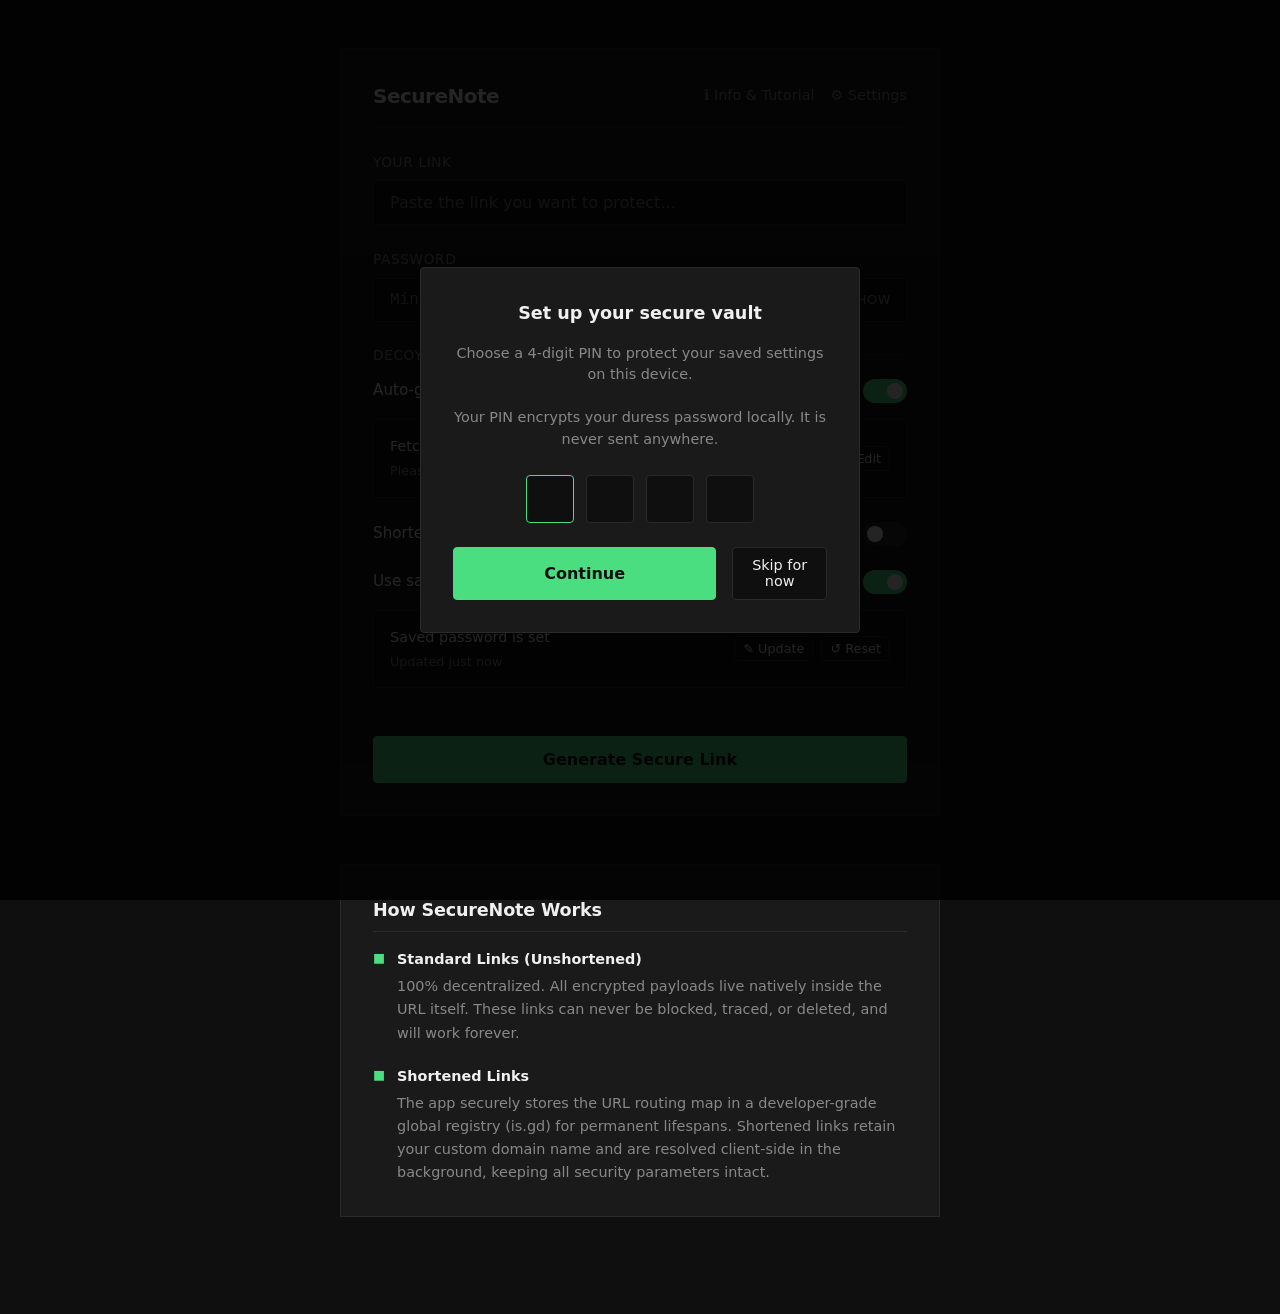
<file: index.html>
<!DOCTYPE html>
<html lang="en">
<head>
  <meta charset="UTF-8">
  <meta name="viewport" content="width=device-width, initial-scale=1.0">
  <title>SecureNote — Private link sharing</title>
  <link rel="stylesheet" href="./styles/main.css">
</head>
<body>
  <div class="app-container">
    <header>
      <h1>SecureNote</h1>
      <div style="display: flex; gap: 1rem;">
        <a href="./about/" class="nav-btn">ℹ Info & Tutorial</a>
        <a href="./settings/" class="nav-btn" id="settings-nav-btn">⚙ Settings</a>
      </div>
    </header>

    <main>
      <!-- Real URL Inputs -->
      <div class="form-group">
        <label for="real-url">Your link</label>
        <div class="input-wrapper">
          <input type="text" id="real-url" placeholder="Paste the link you want to protect..." autocomplete="off" autocorrect="off" spellcheck="false">
        </div>
        <div class="error-message" id="real-url-error">Please enter a valid HTTP/HTTPS URL.</div>
      </div>

      <!-- Real Password Inputs -->
      <div class="form-group">
        <label for="real-password">Password</label>
        <div class="input-wrapper">
          <input type="password" id="real-password" placeholder="Minimum 8 characters" class="mono" autocomplete="off" autocorrect="off" spellcheck="false">
          <button type="button" class="show-password-btn" id="toggle-real-password">Show</button>
        </div>
        <div class="error-message" id="real-password-error">Password must be at least 8 characters.</div>
      </div>

      <!-- Decoy Settings Section -->
      <div class="section-divider">
        <span class="section-title">Decoy settings</span>
      </div>

      <div class="toggle-group">
        <span class="toggle-label">Auto-generate decoy</span>
        <label class="switch">
          <input type="checkbox" id="toggle-auto-decoy" checked>
          <span class="slider"></span>
        </label>
      </div>

      <!-- Decoy Info Box (Auto ON) -->
      <div class="info-box" id="auto-decoy-container">
        <div class="info-box-content">
          <span class="info-box-title" id="auto-decoy-title">Fetching decoy...</span>
          <span class="info-box-subtitle" id="auto-decoy-url">Please wait</span>
        </div>
        <div class="info-box-actions">
          <button type="button" class="btn btn-small" id="regenerate-decoy-btn">🔄 Regenerate</button>
          <button type="button" class="btn btn-small" id="edit-decoy-btn">✎ Edit</button>
        </div>
      </div>

      <!-- Manual Decoy Inputs (Auto OFF) -->
      <div class="form-group" id="manual-decoy-container" style="display: none;">
        <label for="decoy-url">Decoy URL</label>
        <div class="input-wrapper" style="margin-bottom: 0.75rem;">
          <input type="text" id="decoy-url" placeholder="https://example.com/decoy" autocomplete="off" autocorrect="off" spellcheck="false">
        </div>
        <div class="error-message" id="decoy-url-error">Please enter a valid HTTP/HTTPS URL.</div>

        <label for="saved-decoy-select" style="margin-top: 0.75rem;">Or select from saved</label>
        <div class="input-wrapper">
          <select id="saved-decoy-select">
            <option value="">-- No saved decoy selected --</option>
          </select>
        </div>
      </div>

      <!-- Shorten Link Toggle -->
      <div class="toggle-group" style="margin-top: 1.5rem;">
        <span class="toggle-label">Shorten link</span>
        <label class="switch">
          <input type="checkbox" id="toggle-shorten">
          <span class="slider"></span>
        </label>
      </div>

      <!-- Duress Password Section -->
      <div class="toggle-group" style="margin-top: 1.5rem;">
        <span class="toggle-label">Use saved duress password</span>
        <label class="switch">
          <input type="checkbox" id="toggle-auto-duress" checked>
          <span class="slider"></span>
        </label>
      </div>

      <!-- Saved Duress status (Auto ON) -->
      <div class="info-box" id="auto-duress-container">
        <div class="info-box-content">
          <span class="info-box-title" id="duress-status-title">Saved password is set</span>
          <span class="info-box-subtitle" id="duress-status-updated">Updated just now</span>
        </div>
        <div class="info-box-actions">
          <button type="button" class="btn btn-small" id="update-duress-btn">✎ Update</button>
          <button type="button" class="btn btn-small" id="reset-duress-btn">↺ Reset</button>
        </div>
      </div>

      <!-- Inline Duress Password Form (Hidden by default, shown on Update click) -->
      <div class="inline-form" id="update-duress-form" style="display: none;">
        <h3>Update Duress Password</h3>
        
        <div class="form-group" id="pin-confirm-group" style="display: none;">
          <label for="confirm-vault-pin">Confirm Vault PIN</label>
          <div class="input-wrapper">
            <input type="password" id="confirm-vault-pin" placeholder="Enter PIN" class="mono" maxlength="4" autocomplete="off" autocorrect="off" spellcheck="false">
          </div>
          <div class="error-message" id="confirm-vault-pin-error">Incorrect PIN.</div>
        </div>

        <div class="form-group">
          <label for="new-duress-password">New Duress Password</label>
          <div class="input-wrapper">
            <input type="password" id="new-duress-password" placeholder="Enter new duress password" class="mono" autocomplete="off" autocorrect="off" spellcheck="false">
          </div>
          <div class="error-message" id="new-duress-password-error">Please enter a password.</div>
        </div>

        <div class="form-group">
          <label for="confirm-duress-password">Confirm Duress Password</label>
          <div class="input-wrapper">
            <input type="password" id="confirm-duress-password" placeholder="Confirm new duress password" class="mono" autocomplete="off" autocorrect="off" spellcheck="false">
          </div>
          <div class="error-message" id="confirm-duress-password-error">Passwords do not match.</div>
        </div>

        <div class="inline-form-actions">
          <button type="button" class="btn btn-small btn-primary" id="save-duress-btn">Save</button>
          <button type="button" class="btn btn-small" id="cancel-duress-btn">Cancel</button>
        </div>
      </div>

      <!-- One-time Duress Password Inputs (Auto OFF) -->
      <div class="form-group" id="manual-duress-container" style="display: none;">
        <label for="one-time-duress">One-time duress password</label>
        <div class="input-wrapper">
          <input type="password" id="one-time-duress" placeholder="Enter custom duress password" class="mono" autocomplete="off" autocorrect="off" spellcheck="false">
          <button type="button" class="show-password-btn" id="toggle-one-time-duress">Show</button>
        </div>
        <div class="error-message" id="one-time-duress-error">Please enter a password different from real password.</div>
      </div>

      <!-- Generate Action Button -->
      <button type="button" class="btn btn-primary" id="generate-btn" style="margin-top: 1.5rem;">
        Generate Secure Link
      </button>

      <!-- Output Area -->
      <div id="output-container" style="display: none;">
        <div class="output-area" id="output-link">
          <!-- Link will be generated here -->
        </div>
        <div class="output-actions">
          <button type="button" class="btn" id="copy-link-btn">📋 Copy Link</button>
          <button type="button" class="btn" id="share-link-btn">↗ Share</button>
        </div>
      </div>
    </main>
  </div>

  <!-- Educational Section -->
  <div class="app-container" style="margin-top: 1rem;">
    <h2 style="font-size: 1.1rem; font-weight: 600; margin-bottom: 1rem; border-bottom: 1px solid var(--color-border); padding-bottom: 0.5rem; letter-spacing: -0.01em;">How SecureNote Works</h2>
    <ul style="list-style: none; display: flex; flex-direction: column; gap: 1.25rem; font-size: 0.9rem; color: var(--color-muted); padding: 0;">
      <li style="position: relative; padding-left: 1.5rem; line-height: 1.6;">
        <span style="position: absolute; left: 0; color: var(--color-accent); font-size: 0.8rem;">■</span>
        <strong style="color: var(--color-text); display: block; margin-bottom: 0.25rem;">Standard Links (Unshortened)</strong>
        100% decentralized. All encrypted payloads live natively inside the URL itself. These links can never be blocked, traced, or deleted, and will work forever.
      </li>
      <li style="position: relative; padding-left: 1.5rem; line-height: 1.6;">
        <span style="position: absolute; left: 0; color: var(--color-accent); font-size: 0.8rem;">■</span>
        <strong style="color: var(--color-text); display: block; margin-bottom: 0.25rem;">Shortened Links</strong>
        The app securely stores the URL routing map in a developer-grade global registry (is.gd) for permanent lifespans. Shortened links retain your custom domain name and are resolved client-side in the background, keeping all security parameters intact.
      </li>
    </ul>
  </div>

  <!-- Vault Setup Modal -->
  <div class="modal-overlay" id="setup-modal">
    <div class="modal-content">
      <div class="modal-title">Set up your secure vault</div>
      <div class="modal-body">
        Choose a 4-digit PIN to protect your saved settings on this device.
        <br><br>
        Your PIN encrypts your duress password locally. It is never sent anywhere.
      </div>
      <div class="pin-inputs" id="setup-pin-inputs">
        <input type="password" class="pin-input" maxlength="1" pattern="[0-9]*" inputmode="numeric" autocomplete="off">
        <input type="password" class="pin-input" maxlength="1" pattern="[0-9]*" inputmode="numeric" autocomplete="off">
        <input type="password" class="pin-input" maxlength="1" pattern="[0-9]*" inputmode="numeric" autocomplete="off">
        <input type="password" class="pin-input" maxlength="1" pattern="[0-9]*" inputmode="numeric" autocomplete="off">
      </div>
      <div class="error-message" id="setup-pin-error" style="text-align: center; margin-bottom: 1rem;">Please enter a 4-digit numeric PIN.</div>
      <div class="modal-actions">
        <button type="button" class="btn btn-primary" id="setup-continue-btn">Continue</button>
        <button type="button" class="btn" id="setup-skip-btn">Skip for now</button>
      </div>
    </div>
  </div>

  <!-- Vault Unlock Modal (Triggered if vault is set up but key not initialized in memory) -->
  <div class="modal-overlay" id="unlock-modal">
    <div class="modal-content">
      <div class="modal-title">Unlock Secure Vault</div>
      <div class="modal-body">
        Enter your 4-digit PIN to access your settings.
      </div>
      <div class="pin-inputs" id="unlock-pin-inputs">
        <input type="password" class="pin-input" maxlength="1" pattern="[0-9]*" inputmode="numeric" autocomplete="off">
        <input type="password" class="pin-input" maxlength="1" pattern="[0-9]*" inputmode="numeric" autocomplete="off">
        <input type="password" class="pin-input" maxlength="1" pattern="[0-9]*" inputmode="numeric" autocomplete="off">
        <input type="password" class="pin-input" maxlength="1" pattern="[0-9]*" inputmode="numeric" autocomplete="off">
      </div>
      <div class="error-message" id="unlock-pin-error" style="text-align: center; margin-bottom: 1rem;">Incorrect PIN. Please try again.</div>
      <div class="modal-actions">
        <button type="button" class="btn btn-primary" id="unlock-submit-btn">Unlock</button>
      </div>
    </div>
  </div>

  <script type="module" src="./src/generator.js"></script>
</body>
</html>
</file>
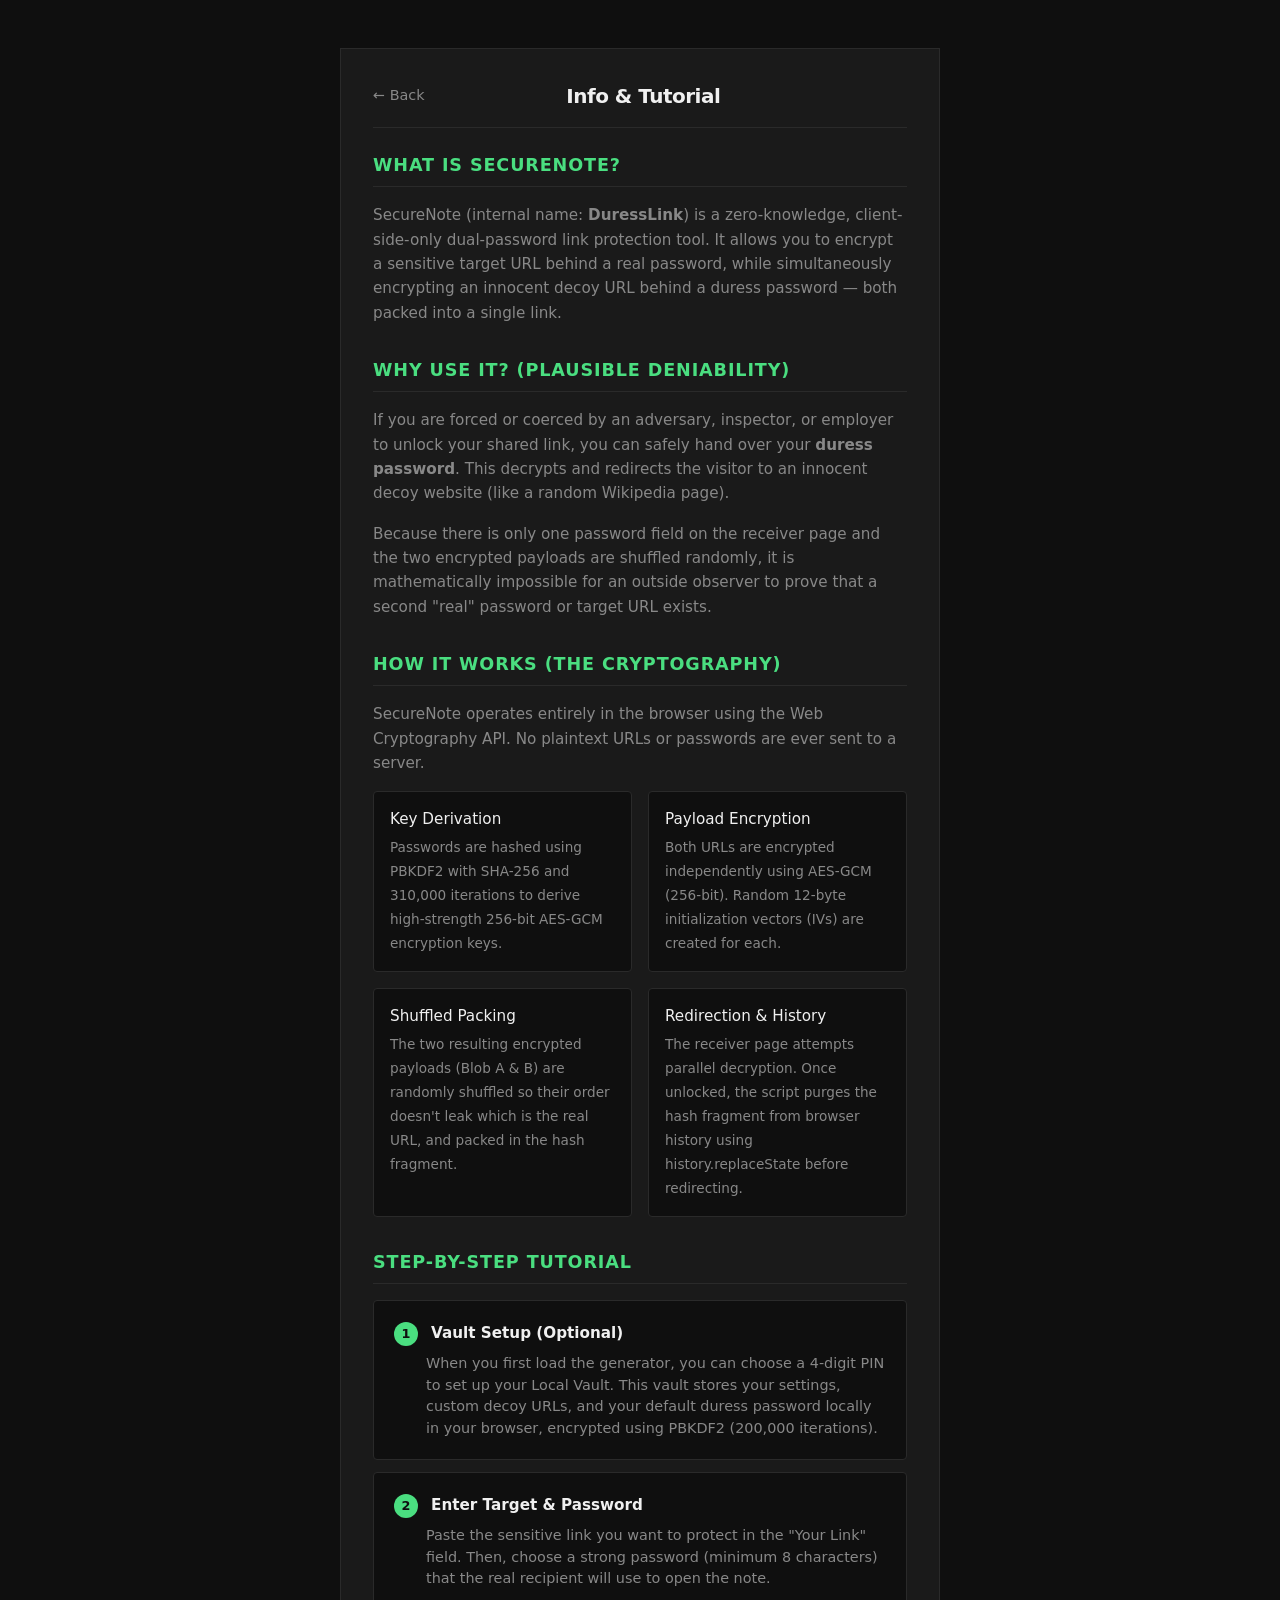
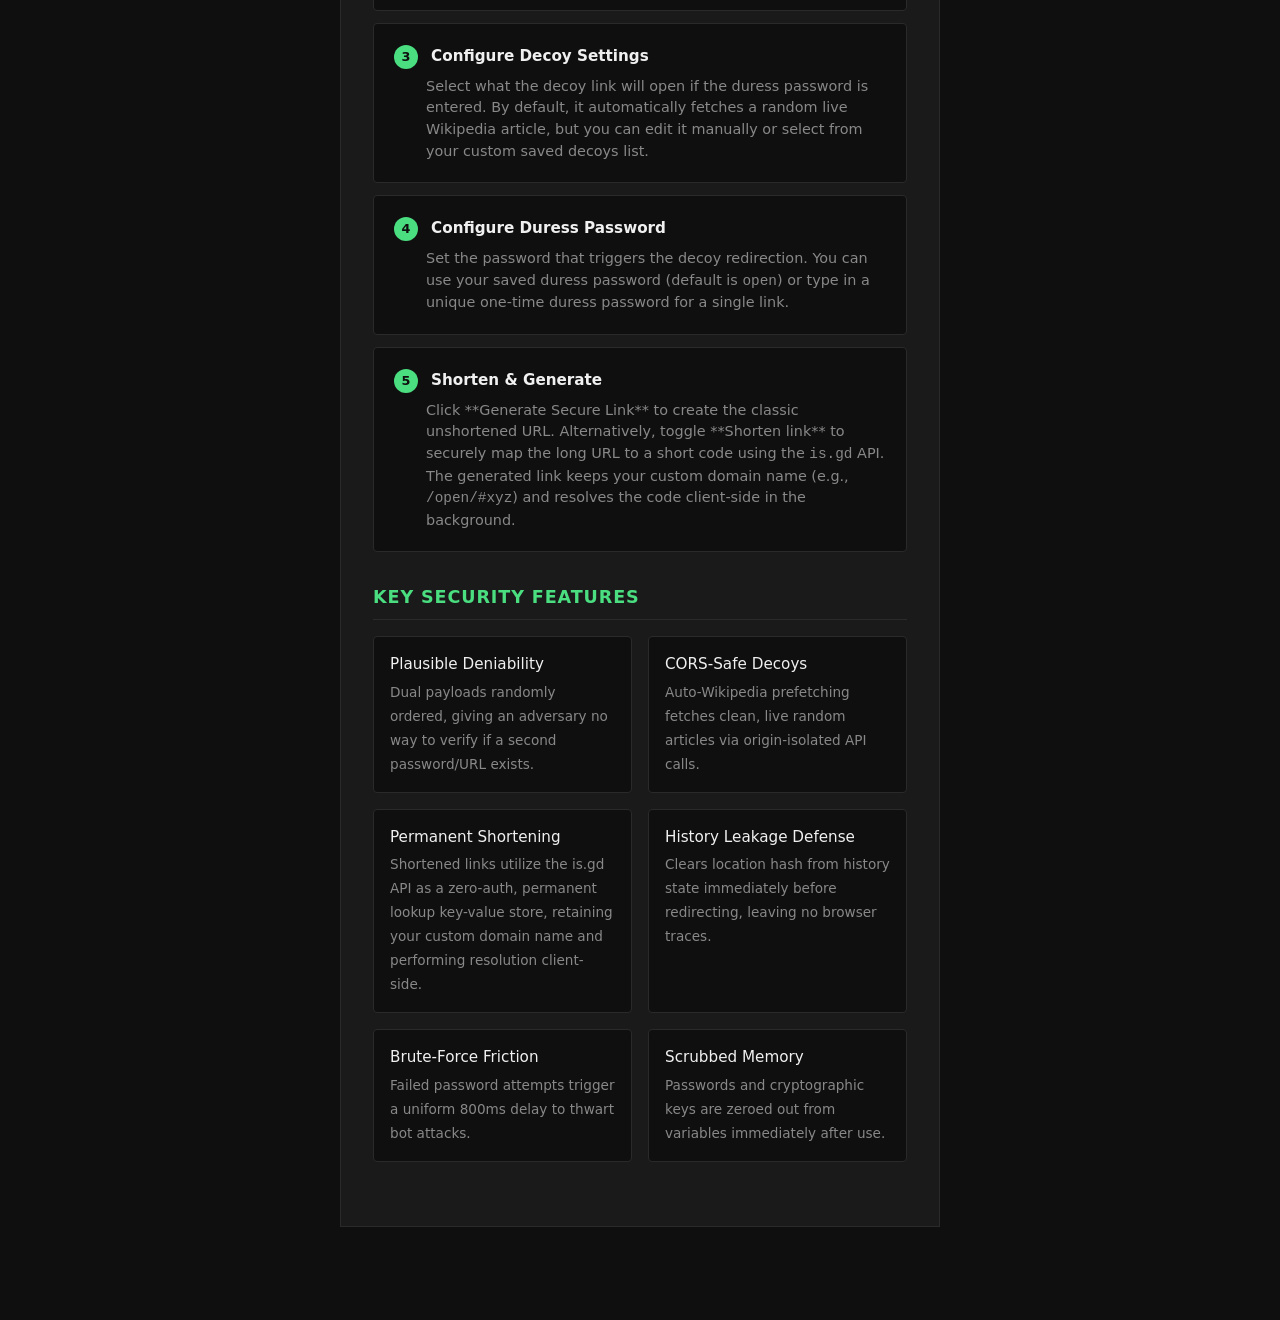
<file: about/index.html>
<!DOCTYPE html>
<html lang="en">
<head>
  <meta charset="UTF-8">
  <meta name="viewport" content="width=device-width, initial-scale=1.0">
  <title>SecureNote — Info & Tutorial</title>
  <link rel="stylesheet" href="../styles/main.css">
  <style>
    /* Info-specific custom styling that complements main.css */
    .info-section {
      margin-bottom: 2rem;
    }
    .info-section h2 {
      font-size: 1.1rem;
      font-weight: 600;
      color: var(--color-accent);
      text-transform: uppercase;
      letter-spacing: 0.05em;
      border-bottom: 1px solid var(--color-border);
      padding-bottom: 0.5rem;
      margin-bottom: 1rem;
    }
    .info-section p {
      font-size: 0.95rem;
      color: var(--color-muted);
      line-height: 1.6;
      margin-bottom: 1rem;
    }
    .step-list {
      list-style: none;
      padding: 0;
      margin-bottom: 1.5rem;
    }
    .step-item {
      background-color: var(--color-bg);
      border: 1px solid var(--color-border);
      padding: 1.25rem;
      border-radius: 4px;
      margin-bottom: 0.75rem;
      position: relative;
    }
    .step-number {
      display: inline-block;
      background-color: var(--color-accent);
      color: var(--color-bg);
      font-weight: 600;
      width: 1.5rem;
      height: 1.5rem;
      border-radius: 50%;
      text-align: center;
      line-height: 1.5rem;
      font-size: 0.8rem;
      margin-right: 0.5rem;
    }
    .step-title {
      font-weight: 600;
      color: var(--color-text);
      font-size: 0.95rem;
      margin-bottom: 0.5rem;
      display: inline-block;
    }
    .step-desc {
      font-size: 0.9rem;
      color: var(--color-muted);
      line-height: 1.5;
      margin-left: 2rem;
    }
    .feature-grid {
      display: grid;
      grid-template-columns: 1fr 1fr;
      gap: 1rem;
    }
    .feature-card {
      background-color: var(--color-bg);
      border: 1px solid var(--color-border);
      padding: 1rem;
      border-radius: 4px;
    }
    .feature-title {
      color: var(--color-text);
      font-weight: 500;
      font-size: 0.95rem;
      margin-bottom: 0.25rem;
      display: block;
    }
    .feature-desc {
      font-size: 0.85rem;
      color: var(--color-muted);
      line-height: 1.4;
    }
    @media (max-width: 600px) {
      .feature-grid {
        grid-template-columns: 1fr;
      }
    }
  </style>
</head>
<body>
  <div class="app-container">
    <header>
      <a href="../" class="nav-btn">← Back</a>
      <h1>Info & Tutorial</h1>
      <div style="width: 45px;"></div> <!-- spacer -->
    </header>

    <main>
      <!-- Section: Overview -->
      <section class="info-section">
        <h2>What is SecureNote?</h2>
        <p>
          SecureNote (internal name: <strong>DuressLink</strong>) is a zero-knowledge, client-side-only dual-password link protection tool. It allows you to encrypt a sensitive target URL behind a real password, while simultaneously encrypting an innocent decoy URL behind a duress password — both packed into a single link.
        </p>
      </section>

      <!-- Section: Plausible Deniability -->
      <section class="info-section">
        <h2>Why Use It? (Plausible Deniability)</h2>
        <p>
          If you are forced or coerced by an adversary, inspector, or employer to unlock your shared link, you can safely hand over your <strong>duress password</strong>. This decrypts and redirects the visitor to an innocent decoy website (like a random Wikipedia page). 
        </p>
        <p>
          Because there is only one password field on the receiver page and the two encrypted payloads are shuffled randomly, it is mathematically impossible for an outside observer to prove that a second "real" password or target URL exists.
        </p>
      </section>

      <!-- Section: How It Works -->
      <section class="info-section">
        <h2>How It Works (The Cryptography)</h2>
        <p>
          SecureNote operates entirely in the browser using the Web Cryptography API. No plaintext URLs or passwords are ever sent to a server.
        </p>
        <div class="feature-grid" style="margin-bottom: 1.5rem;">
          <div class="feature-card">
            <span class="feature-title">Key Derivation</span>
            <span class="feature-desc">Passwords are hashed using PBKDF2 with SHA-256 and 310,000 iterations to derive high-strength 256-bit AES-GCM encryption keys.</span>
          </div>
          <div class="feature-card">
            <span class="feature-title">Payload Encryption</span>
            <span class="feature-desc">Both URLs are encrypted independently using AES-GCM (256-bit). Random 12-byte initialization vectors (IVs) are created for each.</span>
          </div>
          <div class="feature-card">
            <span class="feature-title">Shuffled Packing</span>
            <span class="feature-desc">The two resulting encrypted payloads (Blob A & B) are randomly shuffled so their order doesn't leak which is the real URL, and packed in the hash fragment.</span>
          </div>
          <div class="feature-card">
            <span class="feature-title">Redirection & History</span>
            <span class="feature-desc">The receiver page attempts parallel decryption. Once unlocked, the script purges the hash fragment from browser history using history.replaceState before redirecting.</span>
          </div>
        </div>
      </section>

      <!-- Section: Step-by-Step Tutorial -->
      <section class="info-section">
        <h2>Step-by-Step Tutorial</h2>
        <ul class="step-list">
          <li class="step-item">
            <span class="step-number">1</span>
            <span class="step-title">Vault Setup (Optional)</span>
            <div class="step-desc">
              When you first load the generator, you can choose a 4-digit PIN to set up your Local Vault. This vault stores your settings, custom decoy URLs, and your default duress password locally in your browser, encrypted using PBKDF2 (200,000 iterations).
            </div>
          </li>
          <li class="step-item">
            <span class="step-number">2</span>
            <span class="step-title">Enter Target & Password</span>
            <div class="step-desc">
              Paste the sensitive link you want to protect in the "Your Link" field. Then, choose a strong password (minimum 8 characters) that the real recipient will use to open the note.
            </div>
          </li>
          <li class="step-item">
            <span class="step-number">3</span>
            <span class="step-title">Configure Decoy Settings</span>
            <div class="step-desc">
              Select what the decoy link will open if the duress password is entered. By default, it automatically fetches a random live Wikipedia article, but you can edit it manually or select from your custom saved decoys list.
            </div>
          </li>
          <li class="step-item">
            <span class="step-number">4</span>
            <span class="step-title">Configure Duress Password</span>
            <div class="step-desc">
              Set the password that triggers the decoy redirection. You can use your saved duress password (default is <code>open</code>) or type in a unique one-time duress password for a single link.
            </div>
          </li>
          <li class="step-item">
            <span class="step-number">5</span>
            <span class="step-title">Shorten & Generate</span>
            <div class="step-desc">
              Click **Generate Secure Link** to create the classic unshortened URL. Alternatively, toggle **Shorten link** to securely map the long URL to a short code using the <code>is.gd</code> API. The generated link keeps your custom domain name (e.g., <code>/open/#xyz</code>) and resolves the code client-side in the background.
            </div>
          </li>
        </ul>
      </section>

      <!-- Section: Features List -->
      <section class="info-section">
        <h2>Key Security Features</h2>
        <div class="feature-grid">
          <div class="feature-card">
            <span class="feature-title">Plausible Deniability</span>
            <span class="feature-desc">Dual payloads randomly ordered, giving an adversary no way to verify if a second password/URL exists.</span>
          </div>
          <div class="feature-card">
            <span class="feature-title">CORS-Safe Decoys</span>
            <span class="feature-desc">Auto-Wikipedia prefetching fetches clean, live random articles via origin-isolated API calls.</span>
          </div>
          <div class="feature-card">
            <span class="feature-title">Permanent Shortening</span>
            <span class="feature-desc">Shortened links utilize the is.gd API as a zero-auth, permanent lookup key-value store, retaining your custom domain name and performing resolution client-side.</span>
          </div>
          <div class="feature-card">
            <span class="feature-title">History Leakage Defense</span>
            <span class="feature-desc">Clears location hash from history state immediately before redirecting, leaving no browser traces.</span>
          </div>
          <div class="feature-card">
            <span class="feature-title">Brute-Force Friction</span>
            <span class="feature-desc">Failed password attempts trigger a uniform 800ms delay to thwart bot attacks.</span>
          </div>
          <div class="feature-card">
            <span class="feature-title">Scrubbed Memory</span>
            <span class="feature-desc">Passwords and cryptographic keys are zeroed out from variables immediately after use.</span>
          </div>
        </div>
      </section>
    </main>
  </div>
</body>
</html>
</file>
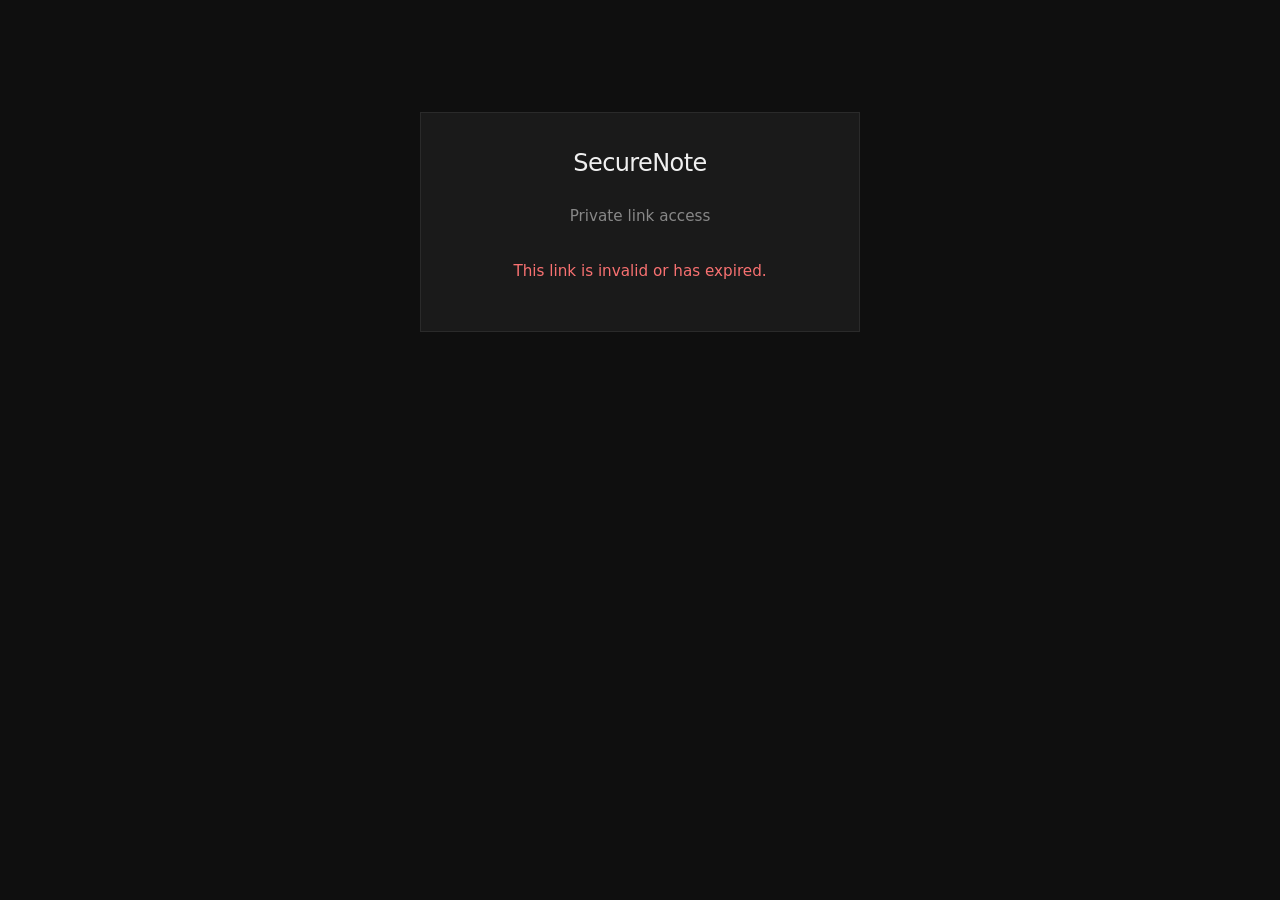
<file: open/index.html>
<!DOCTYPE html>
<html lang="en">
<head>
  <meta charset="UTF-8">
  <meta name="viewport" content="width=device-width, initial-scale=1.0">
  <title>SecureNote — Private link access</title>
  <link rel="stylesheet" href="../styles/main.css">
</head>
<body>
  <div class="app-container" style="max-width: 440px; margin-top: 6rem;">
    <header style="justify-content: center; border-bottom: none; margin-bottom: 0.5rem;">
      <h1 style="font-size: 1.5rem; font-weight: 500;">SecureNote</h1>
    </header>
    <div style="text-align: center; color: var(--color-muted); font-size: 0.95rem; margin-bottom: 2rem;">
      Private link access
    </div>

    <!-- Error message for invalid or expired link -->
    <div id="expired-error-container" style="display: none; text-align: center; margin-bottom: 1rem;">
      <div class="error-message" id="link-expired-error" style="display: block; font-size: 0.95rem;">This link is invalid or has expired.</div>
    </div>

    <!-- Neutral loading layout -->
    <div id="loading-container" style="display: none; text-align: center; padding: 2rem 0;">
      <span class="spinner" style="width: 2rem; height: 2rem; border-width: 3px; border-top-color: var(--color-accent);"></span>
      <div style="margin-top: 1rem; color: var(--color-muted); font-size: 0.9rem;">Retrieving secure note...</div>
    </div>

    <!-- Normal decryption form -->
    <main id="decrypt-form-container">
      <div style="font-size: 0.9rem; text-align: center; margin-bottom: 1.5rem; color: var(--color-text);">
        Enter the password to open this note.
      </div>
      
      <form id="decrypt-form">
        <div class="form-group">
          <div class="input-wrapper">
            <input type="password" id="receiver-password" placeholder="Password" class="mono" autocomplete="off" autocorrect="off" spellcheck="false" required>
            <button type="button" class="show-password-btn" id="toggle-receiver-password">Show</button>
          </div>
          <div class="error-message" id="receiver-password-error">Invalid password.</div>
        </div>

        <button type="submit" class="btn btn-primary" id="open-btn" style="margin-top: 1rem;">
          Open
        </button>
      </form>
    </main>
  </div>

  <script type="module" src="../src/receiver.js"></script>
</body>
</html>
</file>
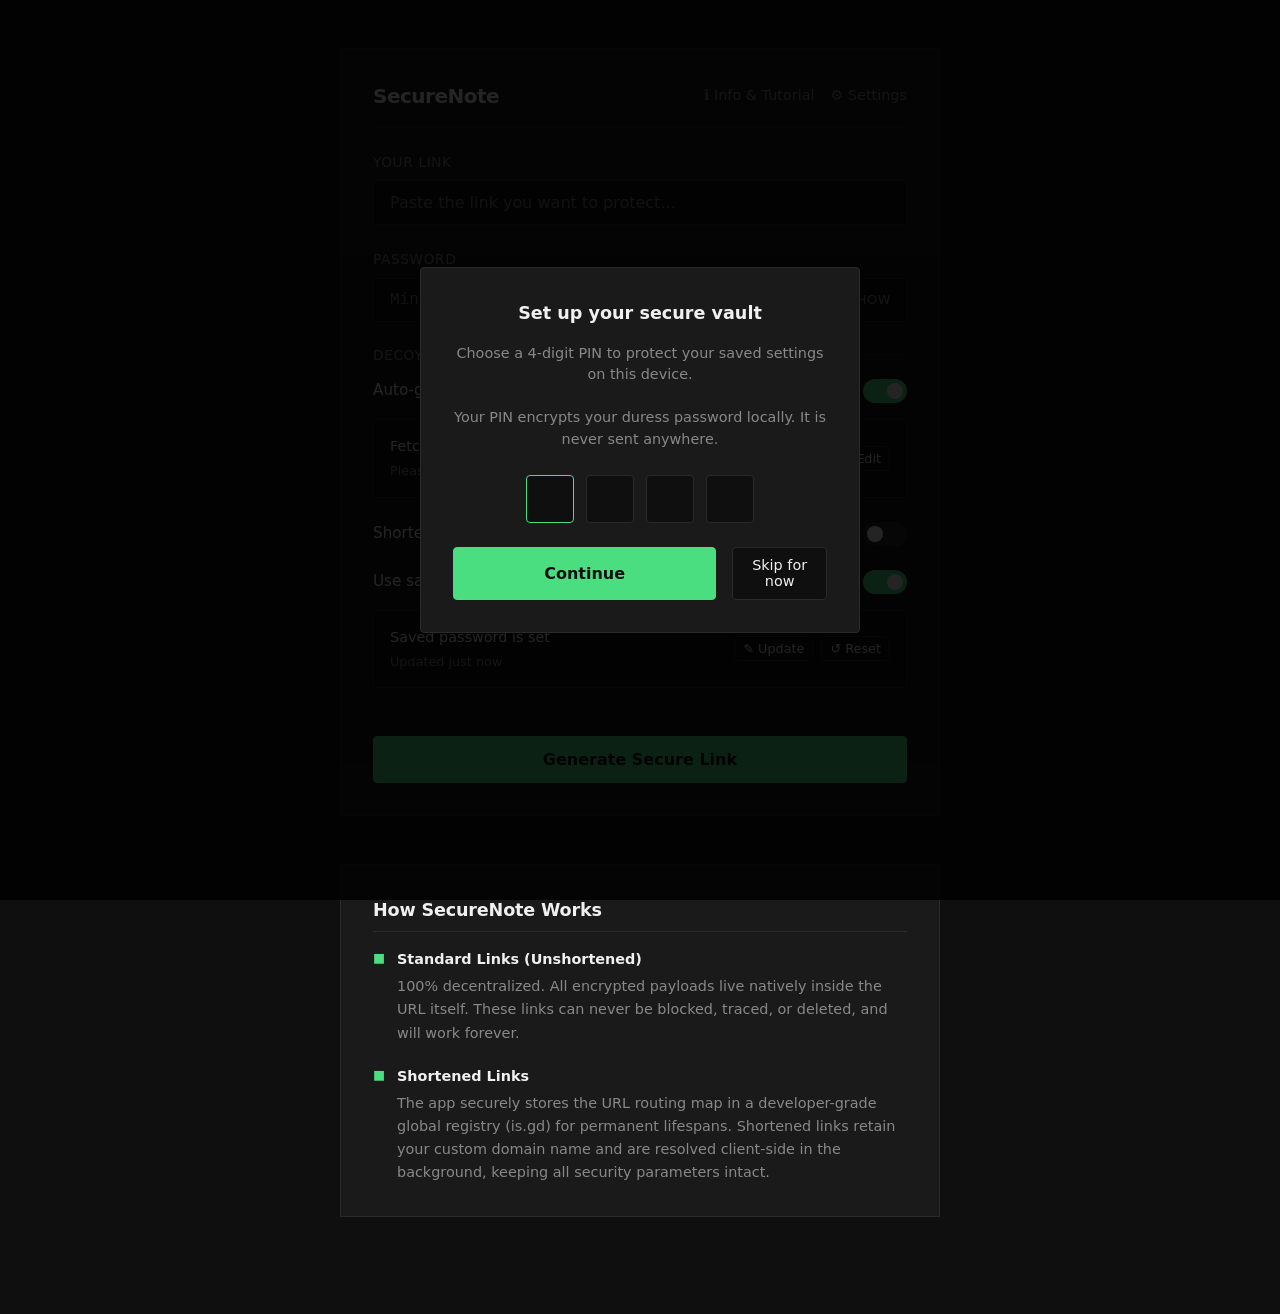
<file: settings/index.html>
<!DOCTYPE html>
<html lang="en">
<head>
  <meta charset="UTF-8">
  <meta name="viewport" content="width=device-width, initial-scale=1.0">
  <title>SecureNote — Settings</title>
  <link rel="stylesheet" href="../styles/main.css">
</head>
<body>
  <div class="app-container">
    <header>
      <a href="../" class="nav-btn">← Back</a>
      <h1>Settings</h1>
      <a href="../about/" class="nav-btn">ℹ Info</a>
    </header>

    <main>
      <!-- Section: Duress Password -->
      <div class="section-divider">
        <span class="section-title">Duress Password</span>
      </div>
      <div style="font-size: 0.9rem; color: var(--color-muted); margin-bottom: 1rem;">
        Your saved password is used automatically when the toggle is on. It is never shown, even here.
      </div>
      <div class="info-box" id="settings-duress-info">
        <div class="info-box-content">
          <span class="info-box-title" id="settings-duress-status">Saved password is set</span>
          <span class="info-box-subtitle" id="settings-duress-updated">Updated just now</span>
        </div>
        <div class="info-box-actions">
          <button type="button" class="btn btn-small" id="settings-update-duress-btn">Update Password</button>
          <button type="button" class="btn btn-small" id="settings-reset-duress-btn">Reset to Default</button>
        </div>
      </div>

      <!-- Inline Duress Password Form (Hidden by default) -->
      <div class="inline-form" id="settings-update-duress-form" style="display: none;">
        <h3>Update Duress Password</h3>
        
        <div class="form-group" id="settings-pin-confirm-group" style="display: none;">
          <label for="settings-confirm-vault-pin">Confirm Vault PIN</label>
          <div class="input-wrapper">
            <input type="password" id="settings-confirm-vault-pin" placeholder="Enter PIN" class="mono" maxlength="4" autocomplete="off" autocorrect="off" spellcheck="false">
          </div>
          <div class="error-message" id="settings-confirm-vault-pin-error">Incorrect PIN.</div>
        </div>

        <div class="form-group">
          <label for="settings-new-duress-password">New Duress Password</label>
          <div class="input-wrapper">
            <input type="password" id="settings-new-duress-password" placeholder="Enter new duress password" class="mono" autocomplete="off" autocorrect="off" spellcheck="false">
          </div>
          <div class="error-message" id="settings-new-duress-password-error">Please enter a password.</div>
        </div>

        <div class="form-group">
          <label for="settings-confirm-duress-password">Confirm Duress Password</label>
          <div class="input-wrapper">
            <input type="password" id="settings-confirm-duress-password" placeholder="Confirm new duress password" class="mono" autocomplete="off" autocorrect="off" spellcheck="false">
          </div>
          <div class="error-message" id="settings-confirm-duress-password-error">Passwords do not match.</div>
        </div>

        <div class="inline-form-actions">
          <button type="button" class="btn btn-small btn-primary" id="settings-save-duress-btn">Save</button>
          <button type="button" class="btn btn-small" id="settings-cancel-duress-btn">Cancel</button>
        </div>
      </div>

      <!-- Section: Saved Decoys -->
      <div class="section-divider">
        <span class="section-title">Saved Decoys</span>
      </div>
      <div style="font-size: 0.9rem; color: var(--color-muted); margin-bottom: 1rem;">
        Reusable innocent destinations
      </div>
      
      <!-- List of decoys -->
      <div class="decoy-list" id="saved-decoys-list">
        <!-- Rendered dynamically -->
        <div style="text-align: center; color: var(--color-muted); font-size: 0.9rem; padding: 1rem 0;">No saved decoys yet.</div>
      </div>

      <!-- Add decoy form -->
      <div class="inline-form">
        <h3>Add Reusable Decoy</h3>
        <div class="form-group">
          <label for="new-decoy-url">URL</label>
          <div class="input-wrapper">
            <input type="text" id="new-decoy-url" placeholder="https://news.ycombinator.com" autocomplete="off" autocorrect="off" spellcheck="false">
          </div>
          <div class="error-message" id="new-decoy-url-error">Please enter a valid HTTP/HTTPS URL.</div>
        </div>
        <div class="form-group">
          <label for="new-decoy-label">Label</label>
          <div class="input-wrapper">
            <input type="text" id="new-decoy-label" placeholder="Hacker News" autocomplete="off" autocorrect="off" spellcheck="false">
          </div>
          <div class="error-message" id="new-decoy-label-error">Please enter a label.</div>
        </div>
        <button type="button" class="btn" id="add-decoy-btn" style="width: 100%;">+ Add Decoy</button>
      </div>

      <!-- Section: Defaults -->
      <div class="section-divider">
        <span class="section-title">Defaults</span>
      </div>
      
      <div class="toggle-group">
        <span class="toggle-label">Auto-generate Wikipedia decoy</span>
        <label class="switch">
          <input type="checkbox" id="pref-auto-wikipedia">
          <span class="slider"></span>
        </label>
      </div>

      <div class="toggle-group" style="margin-top: 1rem;">
        <span class="toggle-label">Use saved duress password</span>
        <label class="switch">
          <input type="checkbox" id="pref-auto-duress">
          <span class="slider"></span>
        </label>
      </div>

      <!-- Section: Vault -->
      <div class="section-divider">
        <span class="section-title">Vault</span>
      </div>

      <div class="info-box">
        <div class="info-box-content">
          <span class="info-box-title">Change vault PIN</span>
          <span class="info-box-subtitle">Modify the 4-digit code protecting settings</span>
        </div>
        <div class="info-box-actions">
          <button type="button" class="btn btn-small" id="change-pin-toggle-btn">→</button>
        </div>
      </div>

      <!-- Inline PIN Change Form -->
      <div class="inline-form" id="change-pin-form" style="display: none;">
        <h3>Change Vault PIN</h3>
        
        <div class="form-group" id="change-pin-old-group">
          <label for="old-vault-pin">Current PIN</label>
          <div class="input-wrapper">
            <input type="password" id="old-vault-pin" placeholder="Enter current PIN" class="mono" maxlength="4" autocomplete="off" autocorrect="off" spellcheck="false">
          </div>
          <div class="error-message" id="old-vault-pin-error">Incorrect PIN.</div>
        </div>

        <div class="form-group">
          <label for="new-vault-pin">New PIN (4 digits)</label>
          <div class="input-wrapper">
            <input type="password" id="new-vault-pin" placeholder="Enter new PIN" class="mono" maxlength="4" autocomplete="off" autocorrect="off" spellcheck="false">
          </div>
          <div class="error-message" id="new-vault-pin-error">Must be 4 digits.</div>
        </div>

        <div class="form-group">
          <label for="confirm-new-vault-pin">Confirm New PIN</label>
          <div class="input-wrapper">
            <input type="password" id="confirm-new-vault-pin" placeholder="Confirm new PIN" class="mono" maxlength="4" autocomplete="off" autocorrect="off" spellcheck="false">
          </div>
          <div class="error-message" id="confirm-new-vault-pin-error">PINs do not match.</div>
        </div>

        <div class="inline-form-actions">
          <button type="button" class="btn btn-small btn-primary" id="save-pin-btn">Save PIN</button>
          <button type="button" class="btn btn-small" id="cancel-pin-btn">Cancel</button>
        </div>
      </div>

      <div class="info-box" style="border-color: rgba(239, 68, 68, 0.3);">
        <div class="info-box-content">
          <span class="info-box-title" style="color: var(--color-error);">Clear all data</span>
          <span class="info-box-subtitle">Delete vault, settings, decoys and passwords</span>
        </div>
        <div class="info-box-actions">
          <button type="button" class="btn btn-small btn-destructive" id="clear-all-btn">⚠ Delete</button>
        </div>
      </div>
    </main>
  </div>

  <!-- Vault Unlock Modal (Triggered if vault is set up but key not initialized in memory) -->
  <div class="modal-overlay" id="settings-unlock-modal">
    <div class="modal-content">
      <div class="modal-title">Unlock Secure Vault</div>
      <div class="modal-body">
        Enter your 4-digit PIN to access your settings.
      </div>
      <div class="pin-inputs" id="settings-unlock-pin-inputs">
        <input type="password" class="pin-input" maxlength="1" pattern="[0-9]*" inputmode="numeric" autocomplete="off">
        <input type="password" class="pin-input" maxlength="1" pattern="[0-9]*" inputmode="numeric" autocomplete="off">
        <input type="password" class="pin-input" maxlength="1" pattern="[0-9]*" inputmode="numeric" autocomplete="off">
        <input type="password" class="pin-input" maxlength="1" pattern="[0-9]*" inputmode="numeric" autocomplete="off">
      </div>
      <div class="error-message" id="settings-unlock-pin-error" style="text-align: center; margin-bottom: 1rem;">Incorrect PIN. Please try again.</div>
      <div class="modal-actions">
        <button type="button" class="btn btn-primary" id="settings-unlock-submit-btn">Unlock</button>
      </div>
    </div>
  </div>

  <script type="module" src="../src/settings.js"></script>
</body>
</html>
</file>
<file: styles/main.css>
:root {
  --color-bg: #0F0F0F;
  --color-surface: #1A1A1A;
  --color-border: #2A2A2A;
  --color-text: #F0F0F0;
  --color-muted: #888888;
  --color-accent: #4ADE80;
  --color-destructive: #EF4444;
  --color-error: #F87171;
  
  --font-sans: system-ui, -apple-system, BlinkMacSystemFont, "Segoe UI", Roboto, Helvetica, Arial, sans-serif;
  --font-mono: "JetBrains Mono", "Fira Code", Consolas, Monaco, monospace;
}

* {
  box-sizing: border-box;
  margin: 0;
  padding: 0;
}

body {
  background-color: var(--color-bg);
  color: var(--color-text);
  font-family: var(--font-sans);
  line-height: 1.5;
  min-height: 100vh;
  display: flex;
  flex-direction: column;
  align-items: center;
  padding: 1rem 1rem 4rem 1rem;
}

.app-container {
  width: 100%;
  max-width: 600px;
  margin: 2rem auto;
  background-color: var(--color-surface);
  border: 1px solid var(--color-border);
  padding: 2rem;
  box-sizing: border-box;
}

header {
  display: flex;
  justify-content: space-between;
  align-items: center;
  border-bottom: 1px solid var(--color-border);
  padding-bottom: 1rem;
  margin-bottom: 1.5rem;
}

header h1 {
  font-size: 1.25rem;
  font-weight: 600;
  letter-spacing: -0.025em;
}

header a.nav-btn, header button.nav-btn {
  background: none;
  border: none;
  color: var(--color-muted);
  cursor: pointer;
  font-size: 0.9rem;
  text-decoration: none;
  display: flex;
  align-items: center;
  gap: 0.25rem;
}

header a.nav-btn:hover, header button.nav-btn:hover {
  color: var(--color-accent);
}

.form-group {
  margin-bottom: 1.5rem;
}

.form-group label {
  display: block;
  font-size: 0.85rem;
  text-transform: uppercase;
  letter-spacing: 0.05em;
  color: var(--color-muted);
  margin-bottom: 0.5rem;
}

.input-wrapper {
  position: relative;
  display: flex;
  align-items: center;
}

.input-wrapper input[type="text"],
.input-wrapper input[type="password"],
.input-wrapper select,
textarea {
  width: 100%;
  background-color: var(--color-bg);
  border: 1px solid var(--color-border);
  color: var(--color-text);
  padding: 0.75rem 1rem;
  font-size: 1rem;
  font-family: var(--font-sans);
  outline: none;
  border-radius: 4px;
  transition: border-color 0.15s ease;
}

.input-wrapper input[type="password"].mono,
.input-wrapper input[type="text"].mono {
  font-family: var(--font-mono);
}

.input-wrapper input:focus,
.input-wrapper select:focus,
textarea:focus {
  border-color: var(--color-accent);
}

.input-wrapper select {
  appearance: none;
  cursor: pointer;
}

.input-wrapper .show-password-btn {
  position: absolute;
  right: 1rem;
  background: none;
  border: none;
  color: var(--color-muted);
  cursor: pointer;
  font-size: 0.8rem;
  font-family: var(--font-sans);
  text-transform: uppercase;
  letter-spacing: 0.05em;
  z-index: 10;
}

.input-wrapper .show-password-btn:hover {
  color: var(--color-text);
}

.error-message {
  color: var(--color-error);
  font-size: 0.8rem;
  margin-top: 0.25rem;
  display: none;
}

.section-divider {
  border-top: 1px solid var(--color-border);
  margin: 2rem 0 1.5rem 0;
  position: relative;
}

.section-title {
  font-size: 0.85rem;
  text-transform: uppercase;
  letter-spacing: 0.05em;
  color: var(--color-muted);
  background-color: var(--color-surface);
  padding-right: 0.75rem;
  position: absolute;
  top: -0.6rem;
}

.toggle-group {
  display: flex;
  justify-content: space-between;
  align-items: center;
  margin-bottom: 1rem;
}

.toggle-group .toggle-label {
  font-size: 0.95rem;
}

.switch {
  position: relative;
  display: inline-block;
  width: 44px;
  height: 24px;
}

.switch input {
  opacity: 0;
  width: 0;
  height: 0;
}

.slider {
  position: absolute;
  cursor: pointer;
  top: 0;
  left: 0;
  right: 0;
  bottom: 0;
  background-color: var(--color-border);
  transition: .2s;
  border-radius: 24px;
}

.slider:before {
  position: absolute;
  content: "";
  height: 16px;
  width: 16px;
  left: 4px;
  bottom: 4px;
  background-color: var(--color-text);
  transition: .2s;
  border-radius: 50%;
}

input:checked + .slider {
  background-color: var(--color-accent);
}

input:focus + .slider {
  box-shadow: 0 0 1px var(--color-accent);
}

input:checked + .slider:before {
  transform: translateX(20px);
}

.info-box {
  background-color: var(--color-bg);
  border: 1px solid var(--color-border);
  padding: 1rem;
  border-radius: 4px;
  margin-bottom: 1.5rem;
  display: flex;
  justify-content: space-between;
  align-items: center;
  gap: 1rem;
}

.info-box-content {
  flex: 1;
  font-size: 0.9rem;
  overflow: hidden;
  text-overflow: ellipsis;
}

.info-box-title {
  color: var(--color-text);
  font-weight: 500;
  display: block;
}

.info-box-subtitle {
  color: var(--color-muted);
  font-size: 0.8rem;
  display: block;
  margin-top: 0.25rem;
}

.info-box-actions {
  display: flex;
  gap: 0.5rem;
  flex-shrink: 0;
}

.btn {
  background-color: var(--color-bg);
  color: var(--color-text);
  border: 1px solid var(--color-border);
  padding: 0.6rem 1rem;
  font-size: 0.9rem;
  cursor: pointer;
  font-family: var(--font-sans);
  border-radius: 4px;
  display: inline-flex;
  align-items: center;
  justify-content: center;
  gap: 0.5rem;
  transition: all 0.15s ease;
}

.btn:hover:not(:disabled) {
  border-color: var(--color-accent);
  color: var(--color-accent);
}

.btn:disabled {
  opacity: 0.5;
  cursor: not-allowed;
}

.btn-primary {
  background-color: var(--color-accent);
  color: var(--color-bg);
  border: 1px solid var(--color-accent);
  font-weight: 600;
  width: 100%;
  padding: 0.8rem;
  font-size: 1rem;
}

.btn-primary:hover:not(:disabled) {
  background-color: #3bcf71;
  border-color: #3bcf71;
  color: var(--color-bg);
}

.btn-destructive {
  border-color: var(--color-destructive);
  color: var(--color-destructive);
}

.btn-destructive:hover:not(:disabled) {
  background-color: var(--color-destructive);
  color: var(--color-bg);
  border-color: var(--color-destructive);
}

.btn-small {
  padding: 0.25rem 0.5rem;
  font-size: 0.8rem;
}

.modal-overlay {
  position: fixed;
  top: 0;
  left: 0;
  right: 0;
  bottom: 0;
  background-color: rgba(0, 0, 0, 0.85);
  display: flex;
  align-items: center;
  justify-content: center;
  padding: 1rem;
  z-index: 1000;
  opacity: 0;
  pointer-events: none;
  transition: opacity 0.2s ease;
}

.modal-overlay.active {
  opacity: 1;
  pointer-events: auto;
}

.modal-content {
  background-color: var(--color-surface);
  border: 1px solid var(--color-border);
  padding: 2rem;
  width: 100%;
  max-width: 440px;
  border-radius: 4px;
  position: relative;
}

.modal-title {
  font-size: 1.1rem;
  font-weight: 600;
  margin-bottom: 1rem;
  text-align: center;
}

.modal-body {
  font-size: 0.9rem;
  color: var(--color-muted);
  margin-bottom: 1.5rem;
  text-align: center;
}

.pin-inputs {
  display: flex;
  justify-content: center;
  gap: 0.75rem;
  margin: 1.5rem 0;
}

.pin-input {
  width: 3rem;
  height: 3rem;
  font-size: 1.5rem;
  text-align: center;
  background-color: var(--color-bg);
  border: 1px solid var(--color-border);
  color: var(--color-text);
  border-radius: 4px;
  font-family: var(--font-mono);
  outline: none;
}

.pin-input:focus {
  border-color: var(--color-accent);
}

.modal-actions {
  display: flex;
  gap: 1rem;
  justify-content: center;
}

.inline-form {
  background-color: var(--color-bg);
  border: 1px solid var(--color-border);
  padding: 1.25rem;
  border-radius: 4px;
  margin-bottom: 1.5rem;
}

.inline-form h3 {
  font-size: 0.9rem;
  text-transform: uppercase;
  letter-spacing: 0.05em;
  color: var(--color-muted);
  margin-bottom: 1rem;
}

.inline-form-actions {
  display: flex;
  gap: 0.5rem;
  margin-top: 1rem;
}

.output-area {
  margin-top: 1.5rem;
  background-color: var(--color-bg);
  border: 1px solid var(--color-accent);
  padding: 1.25rem;
  border-radius: 4px;
  word-break: break-all;
  font-family: var(--font-mono);
  font-size: 0.9rem;
  color: var(--color-accent);
  text-align: center;
  box-shadow: 0 0 10px rgba(74, 222, 128, 0.15);
  animation: pulse-glow 3s infinite ease-in-out;
}

@keyframes pulse-glow {
  0% {
    box-shadow: 0 0 8px rgba(74, 222, 128, 0.1);
  }
  50% {
    box-shadow: 0 0 20px rgba(74, 222, 128, 0.35);
  }
  100% {
    box-shadow: 0 0 8px rgba(74, 222, 128, 0.1);
  }
}

@media (prefers-reduced-motion: reduce) {
  .output-area {
    animation: none;
    box-shadow: 0 0 10px rgba(74, 222, 128, 0.2);
  }
}

.output-actions {
  display: flex;
  gap: 1rem;
  margin-top: 1rem;
}

.output-actions .btn {
  flex: 1;
}

#toast-container {
  position: fixed;
  bottom: 2rem;
  left: 50%;
  transform: translateX(-50%);
  display: flex;
  flex-direction: column;
  gap: 0.5rem;
  z-index: 10000;
  pointer-events: none;
}

.toast {
  background-color: var(--color-surface);
  color: var(--color-text);
  border: 1px solid var(--color-border);
  padding: 0.75rem 1.5rem;
  font-size: 0.9rem;
  border-radius: 4px;
  pointer-events: auto;
  opacity: 0;
  transform: translateY(10px);
  transition: opacity 0.3s ease, transform 0.3s ease;
  min-width: 280px;
  max-width: 90vw;
  text-align: center;
  box-shadow: 0 4px 12px rgba(0,0,0,0.5);
}

.toast.visible {
  opacity: 1;
  transform: translateY(0);
}

.toast-success {
  border-left: 4px solid var(--color-accent);
}

.toast-error {
  border-left: 4px solid var(--color-destructive);
  color: var(--color-error);
}

.toast-info {
  border-left: 4px solid var(--color-muted);
}

.spinner {
  display: inline-block;
  width: 1.25rem;
  height: 1.25rem;
  border: 2px solid rgba(15, 15, 15, 0.3);
  border-radius: 50%;
  border-top-color: var(--color-bg);
  animation: spin 0.8s linear infinite;
  vertical-align: middle;
}

.btn-primary .spinner {
  border-top-color: var(--color-bg);
  border-left-color: var(--color-bg);
}

@keyframes spin {
  to { transform: rotate(360deg); }
}

.decoy-list {
  display: flex;
  flex-direction: column;
  gap: 0.75rem;
  margin-bottom: 1.5rem;
}

.decoy-item {
  background-color: var(--color-bg);
  border: 1px solid var(--color-border);
  padding: 0.75rem 1rem;
  display: flex;
  justify-content: space-between;
  align-items: center;
  border-radius: 4px;
}

.decoy-item-info {
  flex: 1;
  min-width: 0;
  margin-right: 1rem;
}

.decoy-item-label {
  font-weight: 500;
  display: block;
  font-size: 0.9rem;
  overflow: hidden;
  text-overflow: ellipsis;
  white-space: nowrap;
}

.decoy-item-details {
  font-size: 0.75rem;
  color: var(--color-muted);
  overflow: hidden;
  text-overflow: ellipsis;
  white-space: nowrap;
  display: block;
}

.decoy-item-action {
  flex-shrink: 0;
}

@media (max-width: 500px) {
  body {
    padding: 0.5rem 0.5rem 4rem 0.5rem;
  }
  .app-container {
    padding: 1.25rem;
    margin: 1rem 0;
  }
  .info-box {
    flex-direction: column;
    align-items: stretch;
  }
  .info-box-actions {
    justify-content: flex-end;
    margin-top: 0.5rem;
  }
}
</file>
